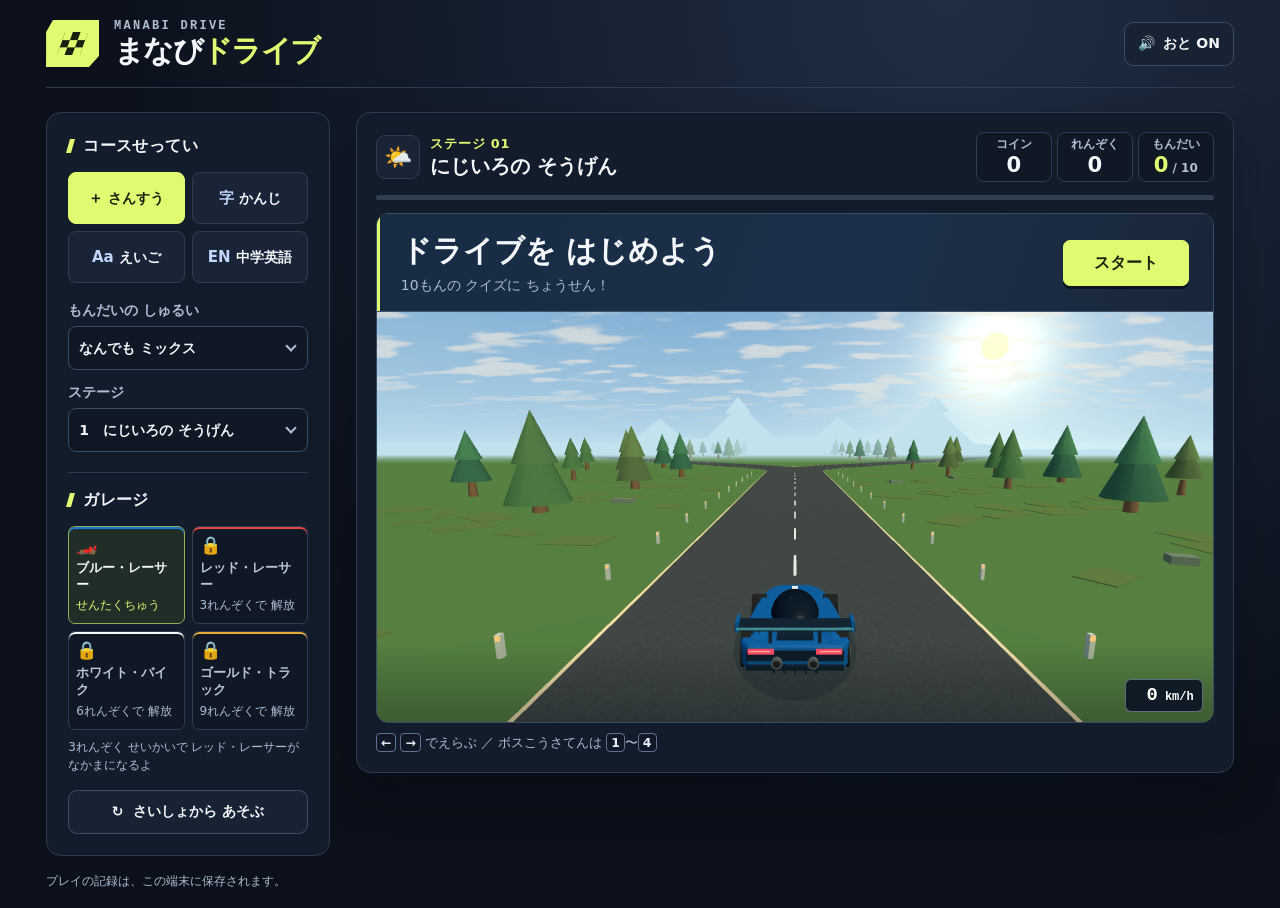
<file: index.html>
<!doctype html>
<html lang="ja">
<head>
  <meta charset="utf-8">
  <meta name="viewport" content="width=device-width, initial-scale=1, viewport-fit=cover">
  <meta name="theme-color" content="#0b101a">
  <meta name="description" content="左右の道をえらんで、算数・漢字・英語・中学英語を楽しく学ぶドライブゲーム。">
  <link rel="manifest" href="manifest.webmanifest">
  <link rel="icon" type="image/png" href="icons/icon-192.png">
  <link rel="apple-touch-icon" href="icons/icon-192.png">
  <title>まなびドライブ | 学習ドライブゲーム</title>
  <link rel="stylesheet" href="style.css?v=apex">
  <script src="vendor/three.min.js" defer></script>
  <script src="road-geometry.js?v=stages5" defer></script>
  <script src="drive-3d.js?v=apex" defer></script>
  <script src="drive-audio.js?v=apex" defer></script>
  <script src="questions.js?v=stages5" defer></script>
  <script src="app.js?v=apex" defer></script>
</head>
<body>
  <div class="page">
    <header class="topbar">
      <div class="brand">
        <div class="brand-mark" aria-hidden="true"><span></span></div>
        <div>
          <span class="brand-subtitle" lang="en">MANABI DRIVE</span>
          <h1 class="brand-title">まなび<span>ドライブ</span></h1>
        </div>
      </div>
      <div class="top-actions">
        <button type="button" id="soundButton" class="icon-button" aria-pressed="true" title="こうかおんのオン・オフ">🔊 <span>おと ON</span></button>
      </div>
    </header>

    <main class="main-grid">
      <aside class="sidebar" aria-label="ゲームのせってい">
        <h2 class="sidebar-title">コースせってい</h2>
        <button type="button" id="settingsToggle" class="settings-toggle" aria-expanded="false" aria-controls="courseSettings">
          <span class="settings-label">コースせってい</span><span class="chevron" aria-hidden="true"></span>
        </button>
        <div id="courseSettings" class="sidebar-content">
          <div class="subject-tabs" role="group" aria-label="きょうかをえらぶ">
            <button type="button" class="subject-tab is-active" data-subject="math" aria-pressed="true"><span class="subject-icon" aria-hidden="true">＋</span>さんすう</button>
            <button type="button" class="subject-tab" data-subject="kanji" aria-pressed="false"><span class="subject-icon" aria-hidden="true">字</span>かんじ</button>
            <button type="button" class="subject-tab" data-subject="english" aria-pressed="false"><span class="subject-icon" aria-hidden="true">Aa</span>えいご</button>
            <button type="button" class="subject-tab" data-subject="juniorEnglish" aria-pressed="false"><span class="subject-icon" aria-hidden="true">EN</span>中学英語</button>
          </div>

          <div class="course-fields">
            <div>
              <label class="field-label" for="topicSelect">もんだいの しゅるい</label>
              <div class="select-wrap">
                <select id="topicSelect"></select>
                <span class="chevron" aria-hidden="true"></span>
              </div>
            </div>

            <div>
              <label class="field-label" for="stageSelect">ステージ</label>
              <div class="select-wrap">
                <select id="stageSelect">
                  <option value="1">1　にじいろの そうげん</option>
                  <option value="2">2　サンセット・シティ</option>
                  <option value="3">3　ナイト・ハイウェイ</option>
                </select>
                <span class="chevron" aria-hidden="true"></span>
              </div>
            </div>

            <div id="gradeWrap" hidden>
              <label class="field-label" for="gradeSelect">どこまでの かんじ？</label>
              <div class="select-wrap">
                <select id="gradeSelect">
                  <option value="1">1年生まで</option>
                  <option value="2">2年生まで</option>
                  <option value="3" selected>3年生まで</option>
                </select>
                <span class="chevron" aria-hidden="true"></span>
              </div>
            </div>
          </div>

          <section class="vehicle-panel" aria-labelledby="garageTitle">
            <h3 id="garageTitle" class="vehicle-panel-title">ガレージ</h3>
            <div id="vehicleChoices" class="vehicle-choices" role="group" aria-label="くるまをえらぶ"></div>
            <p id="vehicleProgress" class="vehicle-progress"></p>
          </section>
          <button type="button" id="restartButton" class="restart-button"><span aria-hidden="true">↻</span> さいしょから あそぶ</button>
        </div>
      </aside>

      <section class="game-pane" id="gamePane" data-stage="1" aria-label="まなびドライブのゲームがめん">
        <div class="game-topline">
          <div class="level-title"><span id="stageBadge" class="level-badge" aria-hidden="true">🌤️</span><div><small id="stageNumber">ステージ 01</small><strong id="stageName">にじいろの そうげん</strong></div></div>
          <div class="hud">
            <div class="hud-item"><span class="hud-label">コイン</span><strong id="coinCount">0</strong></div>
            <div class="hud-item"><span class="hud-label">れんぞく</span><strong id="streakCount">0</strong></div>
            <div class="hud-item hud-solved"><span class="hud-label">もんだい</span><div><strong id="questionCounter">0</strong><span class="hud-total"> / 10</span></div></div>
          </div>
        </div>

        <div class="progress-track" id="progressTrack" role="progressbar" aria-label="ステージのしんちょく" aria-valuemin="0" aria-valuemax="10" aria-valuenow="0"><div id="progressFill" class="progress-fill"></div></div>

        <div class="cockpit">
          <div id="startPanel" class="question-panel start-panel">
            <div>
              <h2>ドライブを はじめよう</h2>
              <p>10もんの クイズに ちょうせん！</p>
            </div>
            <button type="button" id="startButton" class="start-button">スタート</button>
          </div>
          <div id="questionPanel" class="question-panel" hidden>
            <div class="question-main">
              <div class="question-overline"><span id="questionKind">たし算・ひき算</span><span id="questionGrade" class="grade-chip" hidden></span></div>
              <h2 id="questionText" tabindex="-1">もんだいを よみこみちゅう...</h2>
              <button type="button" id="speakButton" class="speak-button" hidden>🔊 えいごを きく</button>
            </div>
            <div id="questionVisual" class="question-visual" aria-label="もんだいの ず"></div>
          </div>

          <div class="world" id="world" role="region" aria-label="どちらの みちが せいかいかな？">
            <canvas id="driveCanvas" class="drive-canvas" aria-hidden="true"></canvas>
            <div class="speed-streaks" aria-hidden="true"></div>
            <div id="speedometer" class="speedometer"><span id="boostLabel" hidden>BOOST</span><div><strong id="speedValue">0</strong> <span>km/h</span></div></div>
            <div id="answerTimer" class="answer-timer" role="timer" hidden>
              <div class="timer-label"><strong id="answerTime">10</strong><span>びょう</span></div>
              <div class="answer-timer-track"><span id="answerTimerFill"></span></div>
            </div>
            <div id="bossBadge" class="boss-badge" hidden>ボスこうさてん</div>
            <div id="worldTip" class="world-tip" hidden>どっちの みちに すすむ？</div>
          </div>

          <div id="roadChoices" class="road-choices" role="group" aria-label="こたえの みち" hidden></div>
        </div>

        <div id="feedback" class="feedback" role="status" aria-live="polite" hidden>
          <div id="feedbackIcon" class="feedback-icon" aria-hidden="true">🎉</div>
          <div class="feedback-copy"><strong id="feedbackTitle">せいかい！</strong><p id="feedbackText">よくできました！</p></div>
          <button type="button" id="nextButton" class="next-button">すぐ つぎへ</button>
        </div>
        <div class="game-footnote">
          <span class="keyboard-help"><kbd>←</kbd> <kbd>→</kbd> でえらぶ ／ ボスこうさてんは <kbd>1</kbd>〜<kbd>4</kbd></span>
          <span class="touch-help">こたえを タップ、または がめんを よこに スワイプ</span>
        </div>
      </section>
    </main>
    <footer class="page-footer">プレイの記録は、この端末に保存されます。</footer>
  </div>

  <div id="finishOverlay" class="overlay" hidden>
    <div class="finish-dialog" role="dialog" aria-modal="true" aria-labelledby="finishTitle" tabindex="-1">
      <div class="finish-art" aria-hidden="true">🏆</div>
      <div class="finish-kicker" lang="en">FINISH</div>
      <h2 id="finishTitle">10もん クリア！</h2>
      <div class="finish-stars" id="finishStars" aria-label="がんばりの ほし">⭐⭐⭐</div>
      <p id="finishSummary">よく がんばったね！</p>
      <div class="finish-stats"><span>🪙 コイン <strong id="finishCoins">0</strong></span><span>✅ せいかい <strong id="finishCorrect">0</strong> / 10</span></div>
      <button type="button" id="playAgain" class="play-again">つぎの ドライブへ</button>
    </div>
  </div>
</body>
</html>
</file>
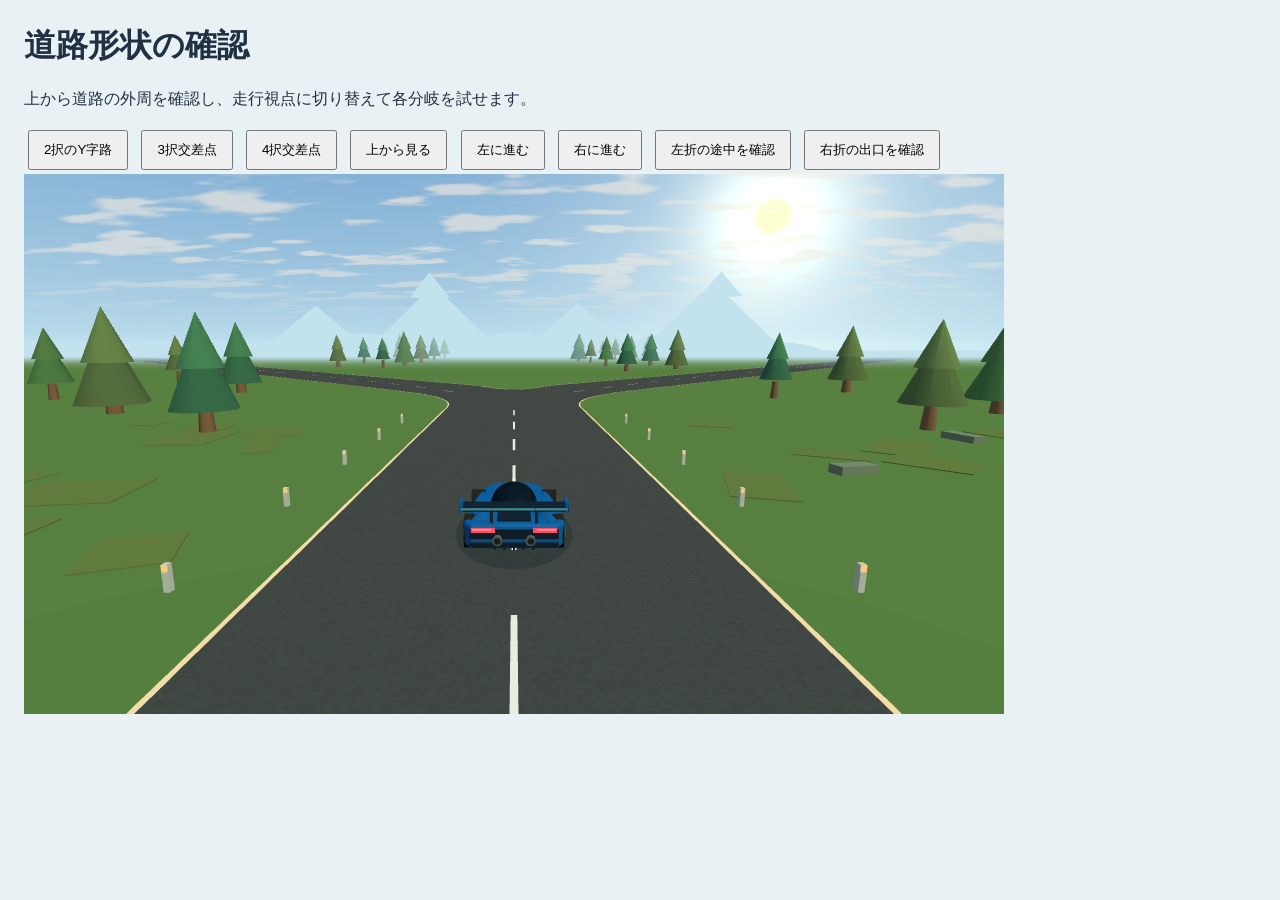
<file: tests/road-preview.html>
<!doctype html>
<html lang="ja">
<head>
  <meta charset="utf-8">
  <meta name="viewport" content="width=device-width, initial-scale=1">
  <title>道路形状の確認</title>
  <style>
    body { margin: 24px; font: 16px system-ui, sans-serif; background: #eaf1f5; color: #203143; }
    button { padding: 9px 14px; margin: 4px; cursor: pointer; }
    .preview { width: min(100%, 980px); height: min(65vh, 540px); background: #c5e5fa; }
    canvas { width: 100%; height: 100%; display: block; }
  </style>
  <script src="../vendor/three.min.js" defer></script>
  <script src="../road-geometry.js" defer></script>
  <script src="../drive-3d.js" defer></script>
  <script src="road-preview.js" defer></script>
</head>
<body>
  <h1>道路形状の確認</h1>
  <p>上から道路の外周を確認し、走行視点に切り替えて各分岐を試せます。</p>
  <div>
    <button type="button" data-count="2">2択のY字路</button>
    <button type="button" data-count="3">3択交差点</button>
    <button type="button" data-count="4">4択交差点</button>
    <button type="button" id="view">上から見る</button>
    <button type="button" id="left">左に進む</button>
    <button type="button" id="right">右に進む</button>
    <button type="button" id="left-middle">左折の途中を確認</button>
    <button type="button" id="right-end">右折の出口を確認</button>
  </div>
  <div class="preview"><canvas id="preview"></canvas></div>
</body>
</html>
</file>
<file: style.css>
:root {
  color-scheme: dark;
  --page: #0b101a;
  --panel: #131c2a;
  --surface: #192536;
  --line: #2e3d53;
  --ink: #f4f7fd;
  --muted: #aebed3;
  --lime: #e0fa72;
  --accent: var(--lime);
  --accent-ink: #18210b;
  --radius: 15px;
  font-family: "Yu Gothic UI", "Hiragino Sans", Meiryo, system-ui, sans-serif;
  line-height: 1.5;
}

* { box-sizing: border-box; }
[hidden] { display: none !important; }
html { -webkit-text-size-adjust: 100%; }
body {
  margin: 0;
  min-width: 0;
  color: var(--ink);
  background: radial-gradient(ellipse at 74% 0, #202e44 0, transparent 54rem), var(--page);
}
button, select { font: inherit; color: inherit; }
button { cursor: pointer; touch-action: manipulation; }
button:disabled { cursor: default; }
button:focus-visible, select:focus-visible { outline: 3px solid #faf6cb; outline-offset: 3px; }

.page { max-width: 1540px; margin-inline: auto; padding-inline: clamp(16px, 3.6vw, 54px); }
.topbar {
  min-height: 88px;
  display: flex;
  justify-content: space-between;
  align-items: center;
  gap: 16px;
  padding-block: 14px;
  border-bottom: 1px solid var(--line);
}
.brand { display: flex; align-items: center; gap: 15px; }
.brand-mark {
  width: 53px;
  height: 47px;
  display: grid;
  flex: none;
  place-items: center;
  background: var(--lime);
  color: var(--accent-ink);
  clip-path: polygon(13% 0, 100% 0, 100% 76%, 81% 100%, 0 100%, 0 26%);
}
.brand-mark span {
  width: 23px;
  height: 23px;
  transform: skewX(-20deg);
  background: conic-gradient(currentColor 0 25%, transparent 0 50%, currentColor 0 75%, transparent 0) 0 0 / 15.4px 15.4px;
}
.brand-title { margin: 1px 0 0; font-size: clamp(1.32rem, 2.6vw, 1.9rem); line-height: 1.1; font-weight: 900; letter-spacing: -.055em; }
.brand-title span { color: var(--lime); }
.brand-subtitle {
  display: block;
  color: var(--muted);
  font: 700 .75rem/1.2 ui-monospace, Consolas, monospace;
  letter-spacing: .19em;
}

.icon-button, .restart-button, .speak-button {
  background: #172232;
  border: 1px solid #3b4d66;
  border-radius: 9px;
  min-height: 44px;
  padding: 8px 13px;
  font-size: .875rem;
  font-weight: 750;
}
.icon-button { white-space: nowrap; font-variant-numeric: tabular-nums; }
.icon-button span { margin-inline-start: 4px; }
.icon-button[aria-pressed="false"] { color: var(--muted); background: var(--page); }

.main-grid {
  display: grid;
  grid-template-columns: minmax(240px, 284px) minmax(0, 1fr);
  align-items: start;
  gap: clamp(14px, 2vw, 28px);
  padding-block: 24px 16px;
}
.sidebar, .game-pane { border: 1px solid var(--line); border-radius: var(--radius); background: var(--panel); }
.sidebar { padding: clamp(15px, 1.65vw, 23px); }
.sidebar-title, .vehicle-panel-title {
  display: flex;
  align-items: center;
  gap: 10px;
  margin: 0 0 14px;
  font-size: 1rem;
  font-weight: 850;
  letter-spacing: .025em;
}
.sidebar-title::before, .vehicle-panel-title::before, .settings-label::before {
  content: "";
  width: 5px;
  height: 14px;
  transform: skewX(-16deg);
  background: var(--lime);
  flex: none;
}
.settings-toggle { display: none; }
.subject-tabs { display: grid; grid-template-columns: repeat(2, minmax(0, 1fr)); gap: 7px; }
.subject-tab {
  min-height: 52px;
  background: var(--surface);
  border: 1px solid var(--line);
  border-radius: 8px;
  padding: 6px;
  display: flex;
  align-items: center;
  justify-content: center;
  gap: 5px;
  font-size: .875rem;
  font-weight: 750;
}
.subject-tab.is-active { color: var(--accent-ink); background: var(--lime); border-color: var(--lime); }
.subject-icon { color: #c2d6ff; line-height: 1; font-size: .94rem; font-weight: 900; }
.subject-tab.is-active .subject-icon { color: inherit; }

.course-fields { display: grid; gap: 12px; margin-top: 17px; }
.course-fields > div { min-width: 0; }
.field-label { display: block; margin-bottom: 5px; color: var(--muted); font-size: .875rem; font-weight: 730; }
.select-wrap { position: relative; }
.select-wrap select {
  appearance: none;
  width: 100%;
  min-height: 44px;
  border: 1px solid #3a4c64;
  border-radius: 8px;
  padding: 8px 29px 8px 10px;
  background: #101825;
  font-size: .875rem;
  font-weight: 750;
  text-overflow: ellipsis;
}
.chevron {
  width: 8px;
  height: 8px;
  border: solid var(--muted);
  border-width: 0 2px 2px 0;
  transform: translateY(-2px) rotate(45deg);
}
.select-wrap .chevron { position: absolute; right: 13px; top: calc(50% - 4px); pointer-events: none; }
.vehicle-panel { margin-top: 20px; padding-top: 15px; border-top: 1px solid var(--line); }
.vehicle-choices { display: grid; grid-template-columns: repeat(2, minmax(0, 1fr)); gap: 7px; }
.vehicle-choice {
  display: grid;
  justify-items: start;
  align-content: start;
  gap: 3px;
  min-width: 0;
  padding: 8px 7px 9px;
  border: 1px solid var(--line);
  border-radius: 7px;
  background: #101825;
  color: var(--ink);
  text-align: left;
  box-shadow: inset 0 2px var(--vehicle-swatch);
}
.vehicle-choice.is-selected { border-color: #91ad58; background: #212e27; }
.vehicle-choice.is-locked { color: #bbc7d9; }
.vehicle-icon { font-size: 1.08rem; line-height: 1.2; }
.vehicle-choice strong { font-size: .8rem; line-height: 1.35; overflow-wrap: anywhere; }
.vehicle-choice small, .vehicle-progress { color: var(--muted); font-size: .75rem; }
.vehicle-choice.is-selected small { color: var(--lime); }
.vehicle-progress { margin: 8px 0 0; line-height: 1.55; }
.restart-button { width: 100%; margin-top: 15px; }
.restart-button span { margin-inline-end: 5px; }

.game-pane {
  min-width: 0;
  padding: clamp(12px, 1.5vw, 22px);
  box-shadow: 0 18px 45px #03060f47;
}
.game-pane[data-stage="2"] { --accent: #ffbc83; --accent-ink: #2d180f; }
.game-pane[data-stage="3"] { --accent: #a7c9ff; --accent-ink: #11243e; }
.game-topline { display: flex; align-items: center; justify-content: space-between; gap: 12px; }
.level-title { display: flex; align-items: center; gap: 10px; min-width: 0; }
.level-badge {
  display: grid;
  place-items: center;
  width: 44px;
  height: 44px;
  flex: none;
  font-size: 1.42rem;
  border-radius: 9px;
  border: 1px solid var(--line);
  background: var(--surface);
}
.level-title small { display: block; color: var(--accent); font-size: .8rem; font-weight: 800; letter-spacing: .07em; }
.level-title strong { display: block; font-size: clamp(1rem, 2vw, 1.25rem); line-height: 1.35; overflow-wrap: anywhere; }
.hud { display: flex; gap: 5px; flex: none; }
.hud-item {
  display: flex;
  flex-direction: column;
  justify-content: center;
  align-items: center;
  gap: 1px;
  min-width: 76px;
  padding: 5px 9px;
  border: 1px solid var(--line);
  border-radius: 8px;
  background: #101825;
  font-variant-numeric: tabular-nums;
  line-height: 1.12;
}
.hud-label { color: var(--muted); font-size: .75rem; font-weight: 700; }
.hud-item strong { font-size: 1.32rem; font-weight: 850; }
.hud-solved strong { color: var(--accent); }
.hud-total { color: var(--muted); font-size: .75rem; font-weight: 700; }
.progress-track { height: 5px; margin-block: 13px; overflow: hidden; border-radius: 5px; background: #303e52; }
.progress-fill { width: 0; height: 100%; background: var(--accent); transition: width .3s ease-out; }

.cockpit { border: 1px solid #394b65; border-radius: 12px; background: #0c1421; overflow: clip; }
.question-panel {
  display: flex;
  align-items: center;
  justify-content: space-between;
  gap: 10px 20px;
  padding: 12px clamp(13px, 2vw, 24px);
  min-height: 98px;
  border-bottom: 1px solid #40536c;
  background:
    linear-gradient(90deg, var(--accent) 0 3px, transparent 3px),
    linear-gradient(109deg, #172b42 0%, #1c3049 61%, #192639 100%);
}
.question-main { flex: 1 1 12rem; min-width: 0; }
.question-overline { display: flex; flex-wrap: wrap; align-items: center; gap: 4px 8px; color: var(--accent); font-size: .875rem; font-weight: 800; }
.grade-chip { padding: 0 6px; border: 1px solid #60718d; border-radius: 4px; font-size: .75rem; color: var(--ink); }
.question-main h2 { margin: 4px 0 0; font-size: clamp(1.23rem, 2.5vw, 2.1rem); font-weight: 850; line-height: 1.35; overflow-wrap: anywhere; }
.start-panel h2 { margin: 0; font-size: clamp(1.1rem, 2.45vw, 1.9rem); line-height: 1.35; }
.start-panel p { margin: 4px 0 0; color: var(--muted); font-size: .875rem; }
.start-button {
  min-height: 46px;
  padding: 8px clamp(14px, 3vw, 30px);
  flex: none;
  border: 1px solid var(--accent);
  border-radius: 7px;
  background: var(--accent);
  color: var(--accent-ink);
  font-weight: 900;
  box-shadow: 0 3px 0 #0a1421;
}
.start-button:hover { filter: brightness(1.1); }
.speak-button { margin-top: 8px; }

.question-visual { display: grid; place-items: center; max-width: 100%; }
.question-visual:empty { display: none; }
.visual-tiles { display: grid; grid-template-columns: repeat(5, 16px); gap: 3px; }
.visual-tile { aspect-ratio: 1; border: 1px solid #e9bb58; border-radius: 3px; background: linear-gradient(135deg, #fff185, #e4a441); box-shadow: inset 1px 1px #fff5bc; }
.visual-tiles.compact { grid-template-columns: repeat(5, 10px); gap: 2px; }
.visual-emoji, .visual-notebook { font-size: 3.1rem; line-height: 1.1; }
.visual-english-word, .visual-idiom, .visual-kanji, .visual-sentence {
  width: fit-content;
  max-width: min(22rem, 100%);
  padding: 8px 12px;
  border: 1px solid #526883;
  border-radius: 8px;
  background: #101c2e;
  color: #f4f7fd;
  text-align: center;
  overflow-wrap: anywhere;
}
.visual-english-word, .visual-idiom strong, .visual-sentence { font-size: clamp(1rem, 1.8vw, 1.38rem); font-weight: 800; }
.visual-idiom { display: grid; gap: 3px; }
.visual-idiom span { color: #c4d2e6; font-size: .875rem; }
.visual-kanji { min-width: 65px; font-size: 2.7rem; font-weight: 850; line-height: 1.2; }
.visual-compare { display: flex; flex-wrap: wrap; gap: 6px; justify-content: center; }
.compare-item {
  display: grid;
  justify-items: center;
  gap: 4px;
  min-width: 64px;
  padding: 6px;
  border-radius: 6px;
  border: 1px solid #456079;
  background: #101c2e;
}
.compare-label { color: #dae5fa; font-size: .875rem; font-weight: 800; }
.compare-length-track { display: flex; align-items: center; width: clamp(68px, 9vw, 120px); min-height: 18px; }
.compare-bar { height: 13px; background: #ffbe60; border-radius: 3px; }
.compare-item:nth-child(2) .compare-bar { background: #85e3c0; }
.compare-weight { font-size: .95rem; font-weight: 850; }
.compare-weight-icon { line-height: 1; font-size: 1.3rem; }
.clockface { display: block; width: 97px; height: 97px; }
.clockpair { display: flex; gap: 7px; }
.clockpair .clockface { width: 77px; height: 77px; }
.clock-unit { display: grid; justify-items: center; gap: 1px; font-weight: 850; }

.world {
  position: relative;
  height: clamp(220px, min(32vw, calc(100svh - 415px)), 445px);
  overflow: hidden;
  isolation: isolate;
  touch-action: pan-y;
  background: linear-gradient(#8ec6e7 0 52%, #527a4c 52%);
}
.world.stage-2 { background: linear-gradient(#e89e6e 0 52%, #52775b 52%); }
.world.stage-3 { background: linear-gradient(#233854 0 52%, #2d4a58 52%); }
.drive-canvas { position: absolute; inset: 0; display: block; width: 100%; height: 100%; pointer-events: none; }
.drive-fallback { position: absolute; inset: 40% 8% auto; padding: 12px; border-radius: 8px; background: #101825; text-align: center; font-weight: 750; }
.world::before, .world::after { content: ""; position: absolute; inset: 0; pointer-events: none; }
.world::before { z-index: 1; background: radial-gradient(ellipse at 50% 80%, #ddffb477, transparent 54%); opacity: 0; }
.world.is-correct-route::before { animation: route-flash .8s ease-out; }
.world.is-wrong-route::before { background: radial-gradient(ellipse at 50% 80%, #ffc09e66, transparent 54%); animation: route-flash .65s ease-out; }
@keyframes route-flash { 24% { opacity: 1; } }
.world::after { background: linear-gradient(0deg, #080e1a50, transparent 19%); }
.speed-streaks {
  position: absolute;
  z-index: 1;
  inset: 0;
  pointer-events: none;
  opacity: 0;
  background: conic-gradient(from 0deg at 50% 46%, transparent 0deg 55deg, #d3ecfa55 56deg, transparent 57deg 69deg, #f3fbffb0 70deg, transparent 71deg 83deg, #d3ecfa44 84deg, transparent 85deg 107deg, #e5f8ff9e 108deg, transparent 109deg 244deg, #e5f8ff99 245deg, transparent 246deg 264deg, #d3ecfa55 265deg, transparent 266deg 286deg, #f3fbffb0 287deg, transparent 288deg 302deg, #d3ecfa66 303deg, transparent 304deg);
  mask-image: linear-gradient(90deg, #000 0, transparent 27% 73%, #000 100%);
  transition: opacity .2s ease;
}
.world.at-speed .speed-streaks { opacity: .4; }
.world.is-boosting .speed-streaks { opacity: .85; }
.answer-timer, .boss-badge, .world-tip, .speedometer {
  position: absolute;
  z-index: 2;
  border: 1px solid #b6c9e177;
  color: white;
  background: #0c1625ee;
  font-weight: 800;
}
.answer-timer { top: 10px; right: 10px; min-width: 82px; border-radius: 7px; padding: 5px 8px 7px; transition: opacity .2s ease; }
.timer-label { display: flex; align-items: baseline; justify-content: center; gap: 4px; font-size: .75rem; }
.timer-label strong { font: 800 1.42rem/1.05 ui-monospace, Consolas, monospace; }
.answer-timer-track { height: 3px; margin-top: 4px; overflow: hidden; border-radius: 4px; background: #b6c9e160; }
.answer-timer-track span { display: block; width: 100%; height: 100%; background: var(--accent); transition: width .08s linear; }
.answer-timer.is-warning { color: #fff5f1; border-color: #fdad99; background: #692d30; }
.answer-timer.is-warning .answer-timer-track span { background: #ffac92; }
.world.is-driving .answer-timer { opacity: 0; }
.boss-badge { top: 10px; left: 10px; border-color: #ffd089; border-radius: 6px; background: #472e11; color: #ffe2a8; padding: 5px 8px; font-size: .8rem; }
.world-tip { left: 10px; bottom: 10px; max-width: calc(100% - 20px); border-radius: 6px; padding: 4px 8px; font-size: .8rem; pointer-events: none; }
.speedometer {
  right: 10px;
  bottom: 10px;
  min-width: 78px;
  padding: 4px 8px;
  border-radius: 6px;
  font: 750 .75rem/1.2 ui-monospace, Consolas, monospace;
  text-align: right;
  pointer-events: none;
}
.speedometer strong { font-size: 1.18rem; }
#boostLabel { display: block; margin-bottom: 2px; color: #a8f6ff; letter-spacing: .12em; }
.world.is-boosting .speedometer { border-color: #9be9ff; }

.road-choices {
  display: grid;
  grid-template-columns: repeat(var(--choice-count, 2), minmax(0, 1fr));
  gap: 8px;
  padding: 10px;
  border-top: 1px solid #394b65;
}
.road-choice {
  --route: #aecbff;
  position: relative;
  display: flex;
  flex-direction: column;
  align-items: stretch;
  gap: 3px;
  min-width: 0;
  min-height: 68px;
  padding: 7px 12px 9px;
  border: 1px solid #486081;
  border-bottom: 3px solid #3e5878;
  border-radius: 7px;
  color: var(--ink);
  background: #1c2c43;
  text-align: left;
  transition: background .15s, border-color .15s;
}
.road-choice-right { --route: #c1eb9b; border-color: #4e6c5c; border-bottom-color: #4a6d52; background: #22352e; }
.choice-heading { display: flex; flex-wrap: wrap; align-items: center; gap: 3px 8px; }
.choice-direction { color: var(--route); font-size: .81rem; font-weight: 800; }
.road-choice strong { display: block; overflow-wrap: anywhere; font-size: clamp(.95rem, 1.7vw, 1.35rem); line-height: 1.24; font-weight: 850; }
.answer-state { position: absolute; inset: 6px 8px auto auto; font-size: .95rem; }
.road-choice.is-correct { --route: #b8f6d1; background: #194432; border-color: #6bc69b; }
.road-choice.is-wrong { --route: #ffe1bd; background: #472b22; border-color: #ed9e75; }
.road-choice.is-correct .choice-heading, .road-choice.is-wrong .choice-heading { padding-inline-end: 17px; }
.road-choice:focus-visible { outline-offset: -4px; }
kbd {
  display: inline-block;
  min-width: 1.35em;
  padding: 0 4px;
  border: 1px solid #5e7392;
  border-radius: 4px;
  color: #e5edff;
  background: #101825;
  text-align: center;
  font: 800 .78rem/1.4 system-ui, sans-serif;
}

.feedback {
  display: flex;
  align-items: center;
  gap: 10px;
  margin-top: 10px;
  padding: 9px 12px;
  border: 1px solid #38735b;
  border-radius: 8px;
  background: #19352c;
}
.feedback.is-error { border-color: #94603f; background: #38291f; }
.feedback-icon { font-size: 1.25rem; }
.feedback-copy { flex: 1; min-width: 0; }
.feedback-copy strong { color: #b9f5d0; font-weight: 850; }
.feedback.is-error .feedback-copy strong { color: #ffd6aa; }
.feedback-copy p { margin: 2px 0 0; color: #d6e2f1; font-size: .875rem; overflow-wrap: anywhere; }
.next-button, .play-again {
  min-height: 44px;
  padding: 8px 12px;
  border: 1px solid var(--accent);
  border-radius: 7px;
  color: var(--accent-ink);
  background: var(--accent);
  font-weight: 850;
}
.next-button { font-size: .875rem; font-variant-numeric: tabular-nums; white-space: nowrap; }
.game-footnote { margin-top: 10px; display: flex; flex-wrap: wrap; gap: 5px 18px; color: var(--muted); font-size: .8rem; }
.touch-help { display: none; }
.page-footer { padding: 0 0 18px; color: var(--muted); font-size: .75rem; }

.overlay {
  position: fixed;
  inset: 0;
  z-index: 10;
  display: grid;
  align-items: safe center;
  justify-items: center;
  overflow: auto;
  padding: 16px;
  background: #080d19d9;
  backdrop-filter: blur(7px);
}
.finish-dialog {
  width: min(440px, 100%);
  padding: clamp(20px, 4vw, 34px);
  border: 1px solid #5e7560;
  border-top: 4px solid var(--lime);
  border-radius: 12px;
  background: radial-gradient(ellipse at 50% 0, #334134, transparent 73%), #142030;
  box-shadow: 0 20px 80px #02050cab;
  text-align: center;
  animation: dialog-enter .22s ease-out;
}
@keyframes dialog-enter { from { transform: translateY(8px); opacity: .6; } }
.finish-art { font-size: 3.8rem; }
.finish-kicker { color: var(--lime); font: 850 .88rem/1.2 ui-monospace, Consolas, monospace; letter-spacing: .23em; }
.finish-dialog h2 { margin: 6px 0; font-size: clamp(1.6rem, 5vw, 2.2rem); }
.finish-stars { color: #ffdf87; font-size: 1.5rem; letter-spacing: .1em; }
.finish-dialog p { color: var(--muted); }
.finish-stats { display: flex; justify-content: center; flex-wrap: wrap; gap: 6px; }
.finish-stats span { padding: 8px; border: 1px solid var(--line); border-radius: 6px; background: #101825; font-size: .875rem; }
.finish-stats strong { font-size: 1rem; color: var(--lime); }
.play-again { margin-top: 15px; width: 100%; }

@media (hover: hover) {
  .icon-button:hover, .restart-button:hover, .speak-button:hover, .subject-tab:not(.is-active):hover, .vehicle-choice:hover:not(:disabled) { background: #293952; border-color: #738baa; }
  .road-choice:hover:not(:disabled) { background: #293f59; border-color: #a5c2e8; }
  .road-choice-right:hover:not(:disabled) { background: #304c40; border-color: #aed6ac; }
  .next-button:hover, .play-again:hover { filter: brightness(1.12); }
}

@media (any-pointer: coarse) {
  .touch-help { display: inline; }
}
@media (pointer: coarse) and (hover: none) {
  .keyboard-help, .choice-heading kbd { display: none; }
}

@media (max-width: 820px) {
  .topbar { min-height: 68px; padding-block: 9px; }
  .main-grid { grid-template-columns: minmax(0, 1fr); padding-top: 12px; gap: 9px; }
  .sidebar { padding: 0; border-radius: 10px; }
  .sidebar-title, .settings-toggle[aria-expanded="false"] + .sidebar-content { display: none; }
  .settings-toggle {
    width: 100%;
    min-height: 45px;
    display: flex;
    align-items: center;
    justify-content: space-between;
    gap: 10px;
    padding: 9px 14px;
    background: transparent;
    border: 0;
    border-radius: inherit;
    font-size: .875rem;
    font-weight: 850;
    text-align: left;
  }
  .settings-toggle[aria-expanded="true"] .chevron { transform: translateY(2px) rotate(225deg); }
  .settings-label { display: flex; align-items: center; gap: 8px; }
  .sidebar-content { padding: 5px 13px 13px; }
  .subject-tabs { grid-template-columns: repeat(4, minmax(0, 1fr)); }
  .course-fields { grid-template-columns: repeat(2, minmax(0, 1fr)); }
  .vehicle-choices { grid-template-columns: repeat(4, minmax(0, 1fr)); }
  .world { height: clamp(210px, 53vw, 400px); }
}

@media (max-width: 540px) {
  .page { padding-inline: 8px; }
  .topbar { padding-inline: 4px; }
  .brand { gap: 9px; }
  .brand-mark { width: 41px; height: 38px; }
  .game-pane { padding: 8px; }
  .game-topline { gap: 6px; }
  .level-badge { display: none; }
  .level-title strong { font-size: .91rem; }
  .level-title small { font-size: .75rem; }
  .hud-item { min-width: 44px; padding: 5px 4px; }
  .hud-item strong { font-size: 1.03rem; }
  .hud-total { white-space: nowrap; }
  .progress-track { margin-block: 8px; }
  .subject-tab { min-height: 44px; flex-direction: column; gap: 2px; padding: 5px 2px; }
  .course-fields, .vehicle-choices { grid-template-columns: repeat(2, minmax(0, 1fr)); }
  .question-panel { flex-wrap: wrap; gap: 7px; min-height: 75px; padding: 8px 10px 9px 12px; }
  .question-main { flex-basis: 8rem; }
  .question-panel:has(.visual-sentence, .visual-idiom, .visual-compare) .question-main { flex-basis: 100%; }
  .visual-kanji { min-width: 47px; font-size: 2rem; }
  .visual-emoji, .visual-notebook { font-size: 2.45rem; }
  .visual-tiles { grid-template-columns: repeat(5, 11px); }
  .clockface { width: 74px; height: 74px; }
  .clockpair .clockface { width: 58px; height: 58px; }
  .world { height: clamp(180px, 53vw, 285px); }
  .answer-timer { top: 6px; right: 6px; min-width: 68px; }
  .timer-label strong { font-size: 1.2rem; }
  .boss-badge { top: 6px; left: 6px; }
  .world-tip { left: 6px; bottom: 6px; }
  .speedometer { right: 6px; bottom: 6px; }
  .road-choices { gap: 5px; padding: 6px; }
  .road-choice { min-height: 58px; padding: 5px 6px 6px; }
  .road-choice strong { font-size: .94rem; }
  .choice-heading { gap: 3px; }
  .answer-state { top: 3px; right: 4px; font-size: .8rem; }
  .feedback { flex-wrap: wrap; gap: 6px; }
  .next-button { margin-inline-start: auto; }
}

@media (prefers-reduced-motion: reduce) {
  *, *::before, *::after { animation-duration: .001ms !important; transition-duration: .001ms !important; }
  .speed-streaks { display: none; }
}
</file>
